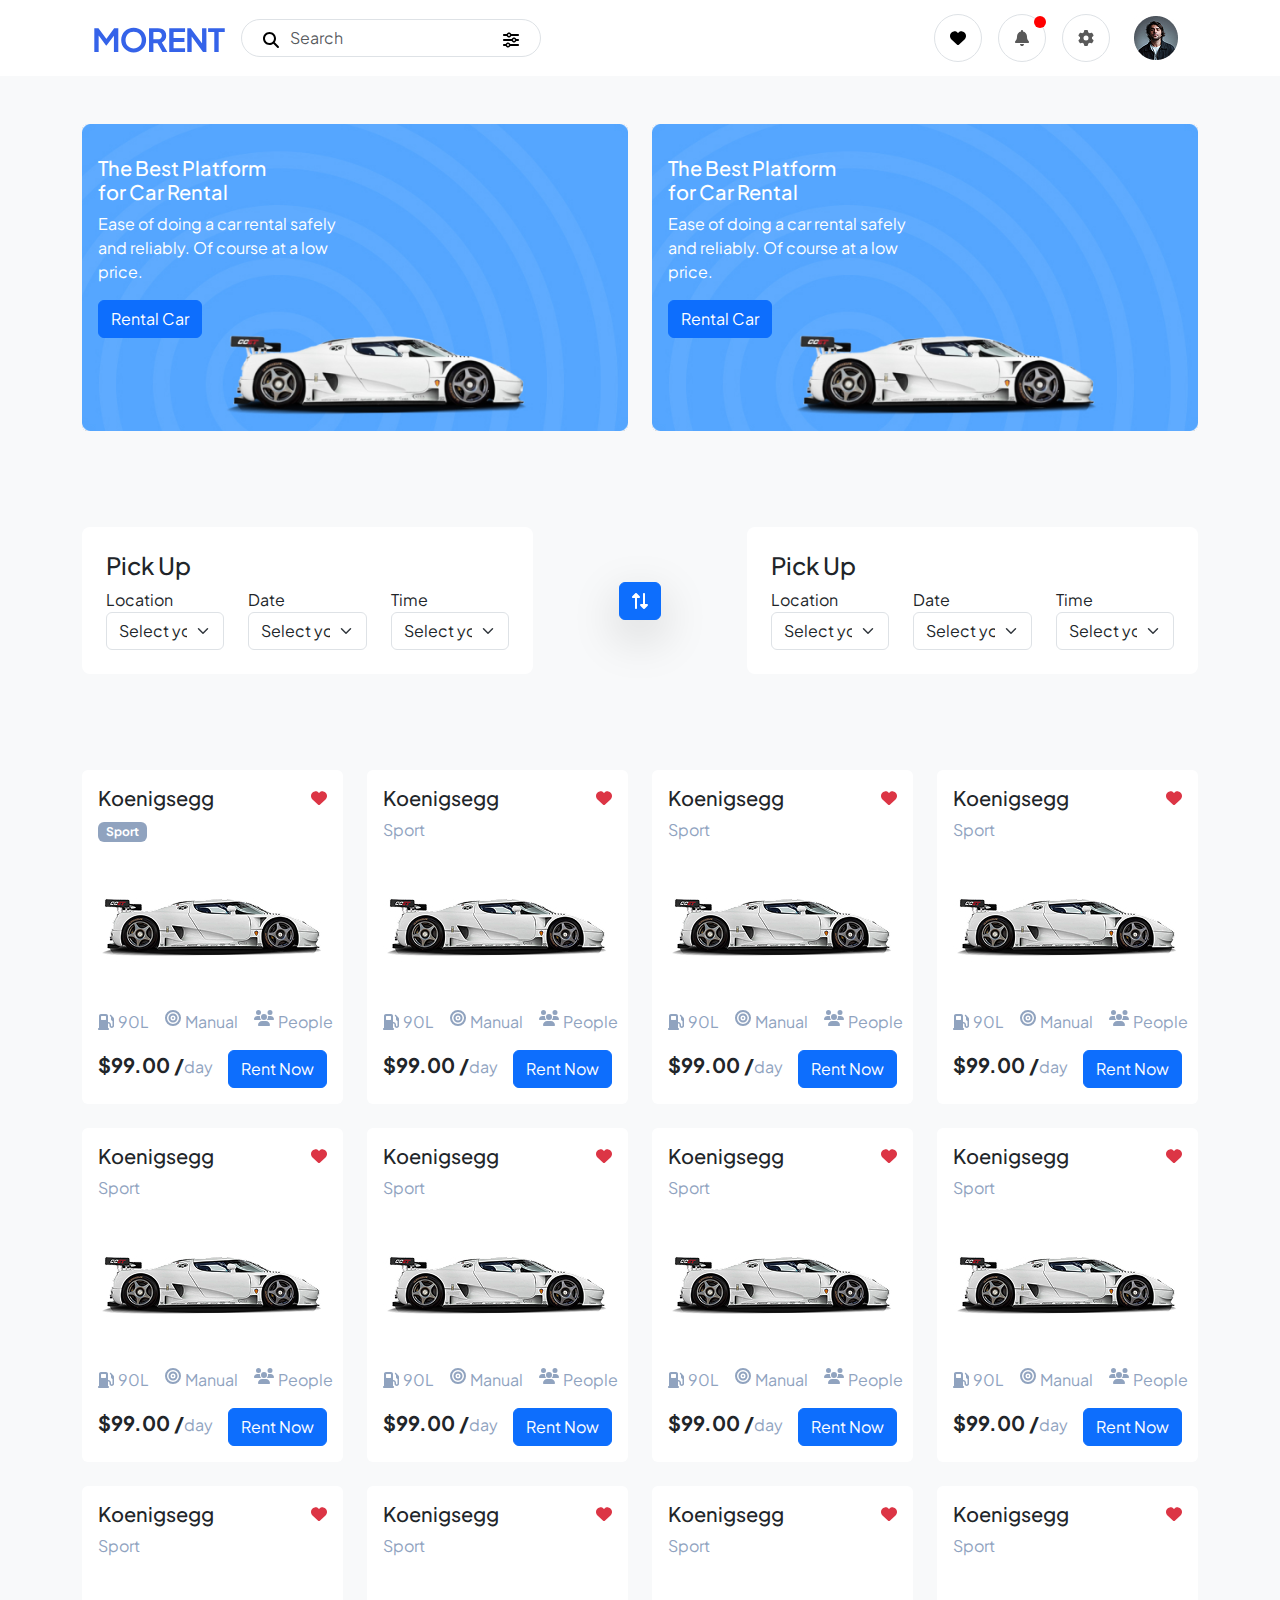
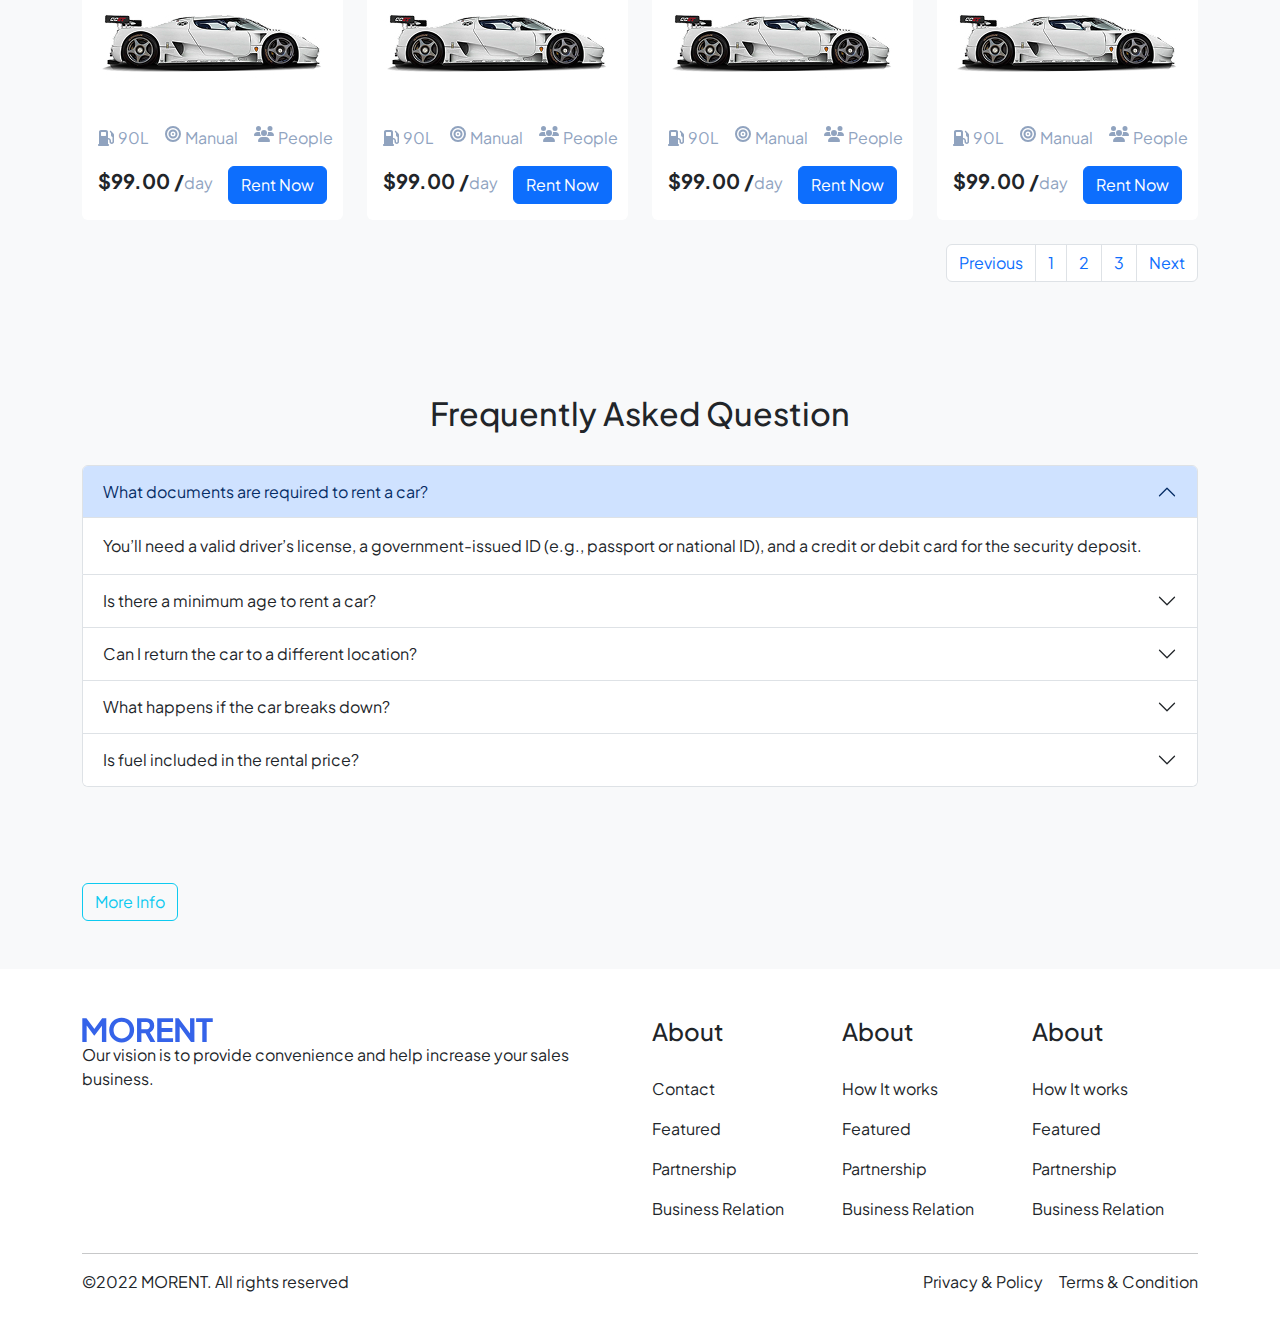
<file: index.html>
<!doctype html>
<html lang="en">
  <head>
    <meta charset="utf-8">
    <meta name="viewport" content="width=device-width, initial-scale=1">
    <title>Car Rent</title>
    <!-- Font - Google -Start -->
     <link rel="preconnect" href="https://fonts.googleapis.com">
    <link rel="preconnect" href="https://fonts.gstatic.com" crossorigin>
    <link href="https://fonts.googleapis.com/css2?family=Plus+Jakarta+Sans:ital,wght@0,200..800;1,200..800&display=swap" rel="stylesheet">
    <!-- Bootstrap -->
    <link href="css/bootstrap.min.css" rel="stylesheet">
    <!-- Theme Style -->
    <link rel="stylesheet" href="css/style.css">
  </head>
  <body class="bg-light">
    <!--- Main -->
    <main>
        <header class="bg-white">
            <div class="container">
                <!-- Navbar -->
                 <nav class="navbar navbar-expand-lg">
                    <div class="container-fluid">
                        <a class="navbar-brand" href="#">
                            <!-- Logo -->
                             
<svg width="131" height="26" viewBox="0 0 131 26" fill="none" xmlns="http://www.w3.org/2000/svg">
<path d="M0.304 25V1.16H4.464L13.392 13.288H11.408L20.144 1.16H24.304V25H19.92V6.12L21.616 6.536L12.56 18.6H12.048L3.216 6.536L4.656 6.12V25H0.304ZM39.6505 25.384C37.9012 25.384 36.2692 25.0747 34.7545 24.456C33.2398 23.8373 31.9172 22.9733 30.7865 21.864C29.6558 20.7547 28.7705 19.4533 28.1305 17.96C27.5118 16.4453 27.2025 14.8133 27.2025 13.064C27.2025 11.2933 27.5118 9.66133 28.1305 8.168C28.7492 6.67467 29.6238 5.37333 30.7545 4.264C31.8852 3.15467 33.2078 2.30133 34.7225 1.704C36.2372 1.08533 37.8798 0.775999 39.6505 0.775999C41.4212 0.775999 43.0638 1.08533 44.5785 1.704C46.0932 2.32266 47.4158 3.18667 48.5465 4.296C49.6772 5.384 50.5518 6.67467 51.1705 8.168C51.8105 9.66133 52.1305 11.2933 52.1305 13.064C52.1305 14.8133 51.8105 16.4453 51.1705 17.96C50.5305 19.4533 49.6452 20.7547 48.5145 21.864C47.3838 22.9733 46.0612 23.8373 44.5465 24.456C43.0532 25.0747 41.4212 25.384 39.6505 25.384ZM39.6505 21.416C40.8238 21.416 41.9012 21.2133 42.8825 20.808C43.8638 20.3813 44.7172 19.7947 45.4425 19.048C46.1892 18.3013 46.7545 17.416 47.1385 16.392C47.5438 15.368 47.7465 14.2587 47.7465 13.064C47.7465 11.8693 47.5438 10.7707 47.1385 9.768C46.7545 8.744 46.1892 7.85867 45.4425 7.112C44.7172 6.344 43.8638 5.75733 42.8825 5.352C41.9012 4.94667 40.8238 4.744 39.6505 4.744C38.4985 4.744 37.4318 4.94667 36.4505 5.352C35.4692 5.75733 34.6052 6.344 33.8585 7.112C33.1332 7.85867 32.5678 8.744 32.1625 9.768C31.7572 10.7707 31.5545 11.8693 31.5545 13.064C31.5545 14.2587 31.7572 15.368 32.1625 16.392C32.5678 17.416 33.1332 18.3013 33.8585 19.048C34.6052 19.7947 35.4692 20.3813 36.4505 20.808C37.4318 21.2133 38.4985 21.416 39.6505 21.416ZM55.0403 25V1.16H63.9043C65.5256 1.16 66.9549 1.45867 68.1923 2.056C69.4509 2.632 70.4323 3.48533 71.1363 4.616C71.8403 5.72533 72.1923 7.08 72.1923 8.68C72.1923 10.3227 71.7976 11.72 71.0083 12.872C70.2403 14.024 69.1949 14.8773 67.8723 15.432L73.3443 25H68.4163L62.5603 14.536L65.3763 16.2H59.3923V25H55.0403ZM59.3923 12.36H63.9683C64.7576 12.36 65.4403 12.2107 66.0163 11.912C66.5923 11.592 67.0403 11.1547 67.3603 10.6C67.6803 10.0453 67.8403 9.40533 67.8403 8.68C67.8403 7.93333 67.6803 7.29333 67.3603 6.76C67.0403 6.20533 66.5923 5.77867 66.0163 5.48C65.4403 5.16 64.7576 5 63.9683 5H59.3923V12.36ZM75.2365 25V1.16H91.0765V5H79.5885V11.112H90.4365V14.952H79.5885V21.16H91.0765V25H75.2365ZM93.3078 25V1.16H96.6998L109.82 18.824L108.06 19.176V1.16H112.412V25H108.988L96.0598 7.208L97.6598 6.856V25H93.3078ZM120.29 25V5H114.114V1.16H130.754V5H124.674V25H120.29Z" fill="#3563E9"/>
</svg>
                             <!-- /Logo -->
                        </a>
                        <button class="navbar-toggler" type="button" data-bs-toggle="collapse" data-bs-target="#navbarSupportedContent" aria-controls="navbarSupportedContent" aria-expanded="false" aria-label="Toggle navigation">
                        <span class="navbar-toggler-icon"></span>
                        </button>
                        <!-- Search Bar -->
                        <form class="d-flex position-relative search" role="search">
                            <button class="position-absolute btn-icon-search" type="submit">
                                <i class="fa-solid fa-magnifying-glass"></i>
                            </button>
                            <input class="form-control" type="search" placeholder="Search" aria-label="Search"/>
                            <button class="position-absolute btn-more-filters">
                                <i class="fa-solid fa-sliders"></i>
                            </button>
                        </form>
                        <!-- /Search Bar -->
                        <div class="collapse navbar-collapse" id="navbarSupportedContent">
                        <ul class="navbar-nav ms-auto mb-2 mb-lg-0">
                            <!-- Wistlist Start -->
                            <li class="nav-item">
                            <a class="nav-link border active" aria-current="page" href="#">
                                <i class="fa-solid fa-heart"></i>
                            </a>
                            </li>
                            <!-- Wishlist End -->
                            <!-- Notifications Start -->
                            <li class="nav-item li-notification">
                            <a class="nav-link border" href="#">
                                <i class="fa-solid fa-bell"></i>
                                <div class="dot">
                                    <i class="icon fa-solid fa-circle"></i>
                                </div>
                            </a>
                            </li>
                            <!-- Notification End -->
                             <!-- Setting Start -->
                            <li class="nav-item">
                            <a class="nav-link border" href="#">
                                <i class="fa-solid fa-gear"></i>
                            </a>
                            </li>
                            <!-- Setting End -->
                             <!-- User Image Start -->
                            <li class="nav-item">
          <a class="nav-link dropdown-toggle" href="#" role="button" data-bs-toggle="dropdown" aria-expanded="false">
                                <img src="images/user-image.jpg" alt="">
                                
                            </a>
                            <ul class="dropdown-menu ">
                                <li><a class="dropdown-item" href="#">Account</a></li>
                                <li><a class="dropdown-item" href="#">Payment</a></li>
                                <li><hr class="dropdown-divider"></li>
                                <li><a class="dropdown-item" href="#">Domain</a></li>
                            </ul>
                            </li>
                            <!-- User Image End -->
                        </ul>
                        </div>
                    </div>
                </nav>
                 <!-- /Navbar -->
            </div>
        </header>

        <!-- Intro Card Banner - Start -->
         <section class="section-intro-card-banner py-5">
            <div class="container">
                <div class="row">
                    <div class="col-lg-6">
                        <!-- Card - Car Rent - Intro Banner - Start -->
                        <div class="card border-0 text-bg-dark">
                            <img src="images/bg-ads-1.jpg" class="card-img" alt="bg-ads-1">
                            <div class="card-img-overlay">
                                <div class="col-lg-6 pt-3">
                                    <h5 class="card-title">The Best Platform<br> for Car Rental</h5>
                                    <p class="card-text">Ease of doing a car rental safely and reliably. Of course at a low price.</p>
                                    <a href="" class="btn btn-primary">Rental Car</a>

                                </div>
                            </div>
                        </div>
                        <!-- Card - Car Rent - Intro Banner - End -->
                    </div>
                    <div class="col-lg-6 d-none d-lg-flex">
                        <!-- Card - Car Rent - Intro Banner - Start -->
                        <div class="card border-0 text-bg-dark">
                            <img src="images/bg-ads-1.jpg" class="card-img" alt="bg-ads-1">
                            <div class="card-img-overlay">
                                <div class="col-lg-6 pt-3">
                                    <h5 class="card-title">The Best Platform<br> for Car Rental</h5>
                                    <p class="card-text">Ease of doing a car rental safely and reliably. Of course at a low price.</p>
                                    <a href="" class="btn btn-primary">Rental Car</a>

                                </div>
                            </div>
                        </div>
                        <!-- Card - Car Rent - Intro Banner - End -->
                    </div>
                </div>
            </div>
         </section>
        <!-- Intro Card Banner - End -->
        <!-- Pick up - Location - Date - Time -->
         <section class="section-pick-up-location-date-time py-5">
            <div class="container">
                <div class="row">
                    <div class="col-lg-5">
                        <div class="bg-white rounded-3 p-4">
                            <h4>Pick Up</h4>
                            <div class="row">
                                <div class="col-lg-4">
                                    <div>
                                        <label for="">Location</label>
                                        <div>
                                            <select name="" id="" class="form-select">
                                                <option value="">Select your city</option>
                                                <option value="">Lahore</option>
                                                <option value="">Islamabad</option>
                                                <option value="">Karachi</option>
                                                <option value="">Quetta</option>
                                            </select>
                                        </div>
                                    </div>
                                </div>
                                <div class="col-lg-4">
                                    <div>
                                        <label for="">Date</label>
                                        <div>
                                            <select name="" id="" class="form-select">
                                                <option value="">Select your date</option>
                                                <option value="">18, May, 2025</option>
                                                <option value="">19, May, 2025</option>
                                                <option value="">20, May, 2025</option>
                                                <option value="">21, May, 2025</option>
                                            </select>
                                        </div>
                                    </div>
                                </div>
                                <div class="col-lg-4">
                                    <div>
                                        <label for="">Time</label>
                                        <div>
                                            <select name="" id="" class="form-select">
                                                <option value="">Select your time</option>
                                                <option value="">8:00pm</option>
                                                <option value="">9:00pm</option>
                                                <option value="">8:00am</option>
                                                <option value="">9:00am</option>
                                            </select>
                                        </div>
                                    </div>
                                </div>
                            </div>
                        </div>
                    </div>
                    <div class="col-lg-2 d-flex justify-content-center align-items-center">
                        <button class="btn btn-primary shadow-lg">
                            <i class="fa-solid fa-right-left fa-rotate-90"></i>
                        </button>
                    </div>
                    <div class="col-lg-5">
                        <div class="bg-white rounded-3 p-4">
                            <h4>Pick Up</h4>
                            <div class="row">
                                <div class="col-lg-4">
                                    <div>
                                        <label for="">Location</label>
                                        <div>
                                            <select name="" id="" class="form-select">
                                                <option value="">Select your city</option>
                                                <option value="">Lahore</option>
                                                <option value="">Islamabad</option>
                                                <option value="">Karachi</option>
                                                <option value="">Quetta</option>
                                            </select>
                                        </div>
                                    </div>
                                </div>
                                <div class="col-lg-4">
                                    <div>
                                        <label for="">Date</label>
                                        <div>
                                            <select name="" id="" class="form-select">
                                                <option value="">Select your date</option>
                                                <option value="">18, May, 2025</option>
                                                <option value="">19, May, 2025</option>
                                                <option value="">20, May, 2025</option>
                                                <option value="">21, May, 2025</option>
                                            </select>
                                        </div>
                                    </div>
                                </div>
                                <div class="col-lg-4">
                                    <div>
                                        <label for="">Time</label>
                                        <div>
                                            <select name="" id="" class="form-select">
                                                <option value="">Select your time</option>
                                                <option value="">8:00pm</option>
                                                <option value="">9:00pm</option>
                                                <option value="">8:00am</option>
                                                <option value="">9:00am</option>
                                            </select>
                                        </div>
                                    </div>
                                </div>
                            </div>
                        </div>
                    </div>
                </div>
            </div>
         </section>
         <!-- /Pick up - Location - Date - Time -->
          <!-- Section - Products - Cards - Start -->
          <section class="section-products-cards py-5">
            <div class="container">
                <div class="row">
                    <div class="col-lg-3 mb-4">
                        <!-- Card Product -->
                         <div class="card card-product border-0">
                            <div class="card-body">
                                <div class="d-flex justify-content-between">
                                        <h5 class="card-title">Koenigsegg</h5>
                                        <a class="link-wishlist text-danger" href="wishlist.html"><i class="fa-solid fa-heart"></i></a>                                
                                </div>
                                <div class="fs-6 text-secondary">
                                    <span class="badge text-bg-secondary">Sport</span>
                                </div>
                                <img src="images/img-product.jpg" alt="img-product" class="img-card-product my-5">
                                <!-- Car - Details - Start -->
                                <div class="d-flex align-items-center gap-3 mb-3">
                                    <div class="d-flex align-items-center gap-1">
                                        <i class="fa-solid fa-gas-pump text-secondary"></i>
                                        <div class="fs-6 text-secondary">90L</div>
                                    </div>
                                    <div class="d-flex gap-1">
                                        <i class="fa-solid fa-bullseye text-secondary"></i>
                                        <div class="fs-6 text-secondary">Manual</div>
                                    </div>
                                    <div class="d-flex gap-1">
                                        <i class="fa-solid fa-users text-secondary"></i>
                                        <div class="fs-6 text-secondary">People</div>
                                    </div>
                                </div>
                                <!-- Car - Details - End -->
                                 <!-- Car - Price - Start -->
                                <div class="d-flex justify-content-between">
                                    <div class="price">
                                        <span class="fw-bold fs-5">$99.00 /</span><span class="fs-6 text-secondary">day</span>
                                    </div>
                                    <div>
                                        <button class="btn btn-primary">Rent Now</button>
                                    </div>
                                </div>
                                <!-- Car - Price - End -->
                                 <a href="#" class="stretched-link" data-bs-toggle="modal" data-bs-target="#carDetailsModal">
                                    <i class="fa-solid fa-eye text-white"></i>
                                 </a>
                            </div>
                         </div>
                         <!-- /Card Product -->
                    </div>
                    <div class="col-lg-3 mb-4">
                        <!-- Card Product -->
                         <div class="card card-product border-0">
                            <div class="card-body">

                                <div class="d-flex justify-content-between">
                                        <h5 class="card-title">Koenigsegg</h5>
                                        <a class="link-wishlist text-danger" href="wishlist.html"><i class="fa-solid fa-heart"></i></a>                                
                                </div>
                                <div class="fs-6 text-secondary">
                                    Sport
                                </div>
                                <img src="images/img-product.jpg" alt="img-product" class="img-card-product my-5">
                                <!-- Car - Details - Start -->
                                <div class="d-flex align-items-center gap-3 mb-3">
                                    <div class="d-flex align-items-center gap-1">
                                        <i class="fa-solid fa-gas-pump text-secondary"></i>
                                        <div class="fs-6 text-secondary">90L</div>
                                    </div>
                                    <div class="d-flex gap-1">
                                        <i class="fa-solid fa-bullseye text-secondary"></i>
                                        <div class="fs-6 text-secondary">Manual</div>
                                    </div>
                                    <div class="d-flex gap-1">
                                        <i class="fa-solid fa-users text-secondary"></i>
                                        <div class="fs-6 text-secondary">People</div>
                                    </div>
                                </div>
                                <!-- Car - Details - End -->
                                 <!-- Car - Price - Start -->
                                <div class="d-flex justify-content-between">
                                    <div class="price">
                                        <span class="fw-bold fs-5">$99.00 /</span><span class="fs-6 text-secondary">day</span>
                                    </div>
                                    <div>
                                        <button class="btn btn-primary">Rent Now</button>
                                    </div>
                                </div>
                                <!-- Car - Price - End -->
                            </div>
                         </div>
                         <!-- /Card Product -->
                    </div>
                    <div class="col-lg-3 mb-4">
                        <!-- Card Product -->
                         <div class="card card-product border-0">
                            <div class="card-body">

                                <div class="d-flex justify-content-between">
                                        <h5 class="card-title">Koenigsegg</h5>
                                        <a class="link-wishlist text-danger" href="wishlist.html"><i class="fa-solid fa-heart"></i></a>                                
                                </div>
                                <div class="fs-6 text-secondary">
                                    Sport
                                </div>
                                <img src="images/img-product.jpg" alt="img-product" class="img-card-product my-5">
                                <!-- Car - Details - Start -->
                                <div class="d-flex align-items-center gap-3 mb-3">
                                    <div class="d-flex align-items-center gap-1">
                                        <i class="fa-solid fa-gas-pump text-secondary"></i>
                                        <div class="fs-6 text-secondary">90L</div>
                                    </div>
                                    <div class="d-flex gap-1">
                                        <i class="fa-solid fa-bullseye text-secondary"></i>
                                        <div class="fs-6 text-secondary">Manual</div>
                                    </div>
                                    <div class="d-flex gap-1">
                                        <i class="fa-solid fa-users text-secondary"></i>
                                        <div class="fs-6 text-secondary">People</div>
                                    </div>
                                </div>
                                <!-- Car - Details - End -->
                                 <!-- Car - Price - Start -->
                                <div class="d-flex justify-content-between">
                                    <div class="price">
                                        <span class="fw-bold fs-5">$99.00 /</span><span class="fs-6 text-secondary">day</span>
                                    </div>
                                    <div>
                                        <button class="btn btn-primary">Rent Now</button>
                                    </div>
                                </div>
                                <!-- Car - Price - End -->
                            </div>
                         </div>
                         <!-- /Card Product -->
                    </div>
                    <div class="col-lg-3 mb-4">
                        <!-- Card Product -->
                         <div class="card card-product border-0">
                            <div class="card-body">

                                <div class="d-flex justify-content-between">
                                        <h5 class="card-title">Koenigsegg</h5>
                                        <a class="link-wishlist text-danger" href="wishlist.html"><i class="fa-solid fa-heart"></i></a>                                
                                </div>
                                <div class="fs-6 text-secondary">
                                    Sport
                                </div>
                                <img src="images/img-product.jpg" alt="img-product" class="img-card-product my-5">
                                <!-- Car - Details - Start -->
                                <div class="d-flex align-items-center gap-3 mb-3">
                                    <div class="d-flex align-items-center gap-1">
                                        <i class="fa-solid fa-gas-pump text-secondary"></i>
                                        <div class="fs-6 text-secondary">90L</div>
                                    </div>
                                    <div class="d-flex gap-1">
                                        <i class="fa-solid fa-bullseye text-secondary"></i>
                                        <div class="fs-6 text-secondary">Manual</div>
                                    </div>
                                    <div class="d-flex gap-1">
                                        <i class="fa-solid fa-users text-secondary"></i>
                                        <div class="fs-6 text-secondary">People</div>
                                    </div>
                                </div>
                                <!-- Car - Details - End -->
                                 <!-- Car - Price - Start -->
                                <div class="d-flex justify-content-between">
                                    <div class="price">
                                        <span class="fw-bold fs-5">$99.00 /</span><span class="fs-6 text-secondary">day</span>
                                    </div>
                                    <div>
                                        <button class="btn btn-primary">Rent Now</button>
                                    </div>
                                </div>
                                <!-- Car - Price - End -->
                            </div>
                         </div>
                         <!-- /Card Product -->
                    </div>
                    <div class="col-lg-3 mb-4">
                        <!-- Card Product -->
                         <div class="card card-product border-0">
                            <div class="card-body">

                                <div class="d-flex justify-content-between">
                                        <h5 class="card-title">Koenigsegg</h5>
                                        <a class="link-wishlist text-danger" href="wishlist.html"><i class="fa-solid fa-heart"></i></a>                                
                                </div>
                                <div class="fs-6 text-secondary">
                                    Sport
                                </div>
                                <img src="images/img-product.jpg" alt="img-product" class="img-card-product my-5">
                                <!-- Car - Details - Start -->
                                <div class="d-flex align-items-center gap-3 mb-3">
                                    <div class="d-flex align-items-center gap-1">
                                        <i class="fa-solid fa-gas-pump text-secondary"></i>
                                        <div class="fs-6 text-secondary">90L</div>
                                    </div>
                                    <div class="d-flex gap-1">
                                        <i class="fa-solid fa-bullseye text-secondary"></i>
                                        <div class="fs-6 text-secondary">Manual</div>
                                    </div>
                                    <div class="d-flex gap-1">
                                        <i class="fa-solid fa-users text-secondary"></i>
                                        <div class="fs-6 text-secondary">People</div>
                                    </div>
                                </div>
                                <!-- Car - Details - End -->
                                 <!-- Car - Price - Start -->
                                <div class="d-flex justify-content-between">
                                    <div class="price">
                                        <span class="fw-bold fs-5">$99.00 /</span><span class="fs-6 text-secondary">day</span>
                                    </div>
                                    <div>
                                        <button class="btn btn-primary">Rent Now</button>
                                    </div>
                                </div>
                                <!-- Car - Price - End -->
                            </div>
                         </div>
                         <!-- /Card Product -->
                    </div>
                    <div class="col-lg-3 mb-4">
                        <!-- Card Product -->
                         <div class="card card-product border-0">
                            <div class="card-body">

                                <div class="d-flex justify-content-between">
                                        <h5 class="card-title">Koenigsegg</h5>
                                        <a class="link-wishlist text-danger" href="wishlist.html"><i class="fa-solid fa-heart"></i></a>                                
                                </div>
                                <div class="fs-6 text-secondary">
                                    Sport
                                </div>
                                <img src="images/img-product.jpg" alt="img-product" class="img-card-product my-5">
                                <!-- Car - Details - Start -->
                                <div class="d-flex align-items-center gap-3 mb-3">
                                    <div class="d-flex align-items-center gap-1">
                                        <i class="fa-solid fa-gas-pump text-secondary"></i>
                                        <div class="fs-6 text-secondary">90L</div>
                                    </div>
                                    <div class="d-flex gap-1">
                                        <i class="fa-solid fa-bullseye text-secondary"></i>
                                        <div class="fs-6 text-secondary">Manual</div>
                                    </div>
                                    <div class="d-flex gap-1">
                                        <i class="fa-solid fa-users text-secondary"></i>
                                        <div class="fs-6 text-secondary">People</div>
                                    </div>
                                </div>
                                <!-- Car - Details - End -->
                                 <!-- Car - Price - Start -->
                                <div class="d-flex justify-content-between">
                                    <div class="price">
                                        <span class="fw-bold fs-5">$99.00 /</span><span class="fs-6 text-secondary">day</span>
                                    </div>
                                    <div>
                                        <button class="btn btn-primary">Rent Now</button>
                                    </div>
                                </div>
                                <!-- Car - Price - End -->
                            </div>
                         </div>
                         <!-- /Card Product -->
                    </div>
                    <div class="col-lg-3 mb-4">
                        <!-- Card Product -->
                         <div class="card card-product border-0">
                            <div class="card-body">

                                <div class="d-flex justify-content-between">
                                        <h5 class="card-title">Koenigsegg</h5>
                                        <a class="link-wishlist text-danger" href="wishlist.html"><i class="fa-solid fa-heart"></i></a>                                
                                </div>
                                <div class="fs-6 text-secondary">
                                    Sport
                                </div>
                                <img src="images/img-product.jpg" alt="img-product" class="img-card-product my-5">
                                <!-- Car - Details - Start -->
                                <div class="d-flex align-items-center gap-3 mb-3">
                                    <div class="d-flex align-items-center gap-1">
                                        <i class="fa-solid fa-gas-pump text-secondary"></i>
                                        <div class="fs-6 text-secondary">90L</div>
                                    </div>
                                    <div class="d-flex gap-1">
                                        <i class="fa-solid fa-bullseye text-secondary"></i>
                                        <div class="fs-6 text-secondary">Manual</div>
                                    </div>
                                    <div class="d-flex gap-1">
                                        <i class="fa-solid fa-users text-secondary"></i>
                                        <div class="fs-6 text-secondary">People</div>
                                    </div>
                                </div>
                                <!-- Car - Details - End -->
                                 <!-- Car - Price - Start -->
                                <div class="d-flex justify-content-between">
                                    <div class="price">
                                        <span class="fw-bold fs-5">$99.00 /</span><span class="fs-6 text-secondary">day</span>
                                    </div>
                                    <div>
                                        <button class="btn btn-primary">Rent Now</button>
                                    </div>
                                </div>
                                <!-- Car - Price - End -->
                            </div>
                         </div>
                         <!-- /Card Product -->
                    </div>
                    <div class="col-lg-3 mb-4">
                        <!-- Card Product -->
                         <div class="card card-product border-0">
                            <div class="card-body">

                                <div class="d-flex justify-content-between">
                                        <h5 class="card-title">Koenigsegg</h5>
                                        <a class="link-wishlist text-danger" href="wishlist.html"><i class="fa-solid fa-heart"></i></a>                                
                                </div>
                                <div class="fs-6 text-secondary">
                                    Sport
                                </div>
                                <img src="images/img-product.jpg" alt="img-product" class="img-card-product my-5">
                                <!-- Car - Details - Start -->
                                <div class="d-flex align-items-center gap-3 mb-3">
                                    <div class="d-flex align-items-center gap-1">
                                        <i class="fa-solid fa-gas-pump text-secondary"></i>
                                        <div class="fs-6 text-secondary">90L</div>
                                    </div>
                                    <div class="d-flex gap-1">
                                        <i class="fa-solid fa-bullseye text-secondary"></i>
                                        <div class="fs-6 text-secondary">Manual</div>
                                    </div>
                                    <div class="d-flex gap-1">
                                        <i class="fa-solid fa-users text-secondary"></i>
                                        <div class="fs-6 text-secondary">People</div>
                                    </div>
                                </div>
                                <!-- Car - Details - End -->
                                 <!-- Car - Price - Start -->
                                <div class="d-flex justify-content-between">
                                    <div class="price">
                                        <span class="fw-bold fs-5">$99.00 /</span><span class="fs-6 text-secondary">day</span>
                                    </div>
                                    <div>
                                        <button class="btn btn-primary">Rent Now</button>
                                    </div>
                                </div>
                                <!-- Car - Price - End -->
                            </div>
                         </div>
                         <!-- /Card Product -->
                    </div>
                    <div class="col-lg-3 mb-4">
                        <!-- Card Product -->
                         <div class="card card-product border-0">
                            <div class="card-body">

                                <div class="d-flex justify-content-between">
                                        <h5 class="card-title">Koenigsegg</h5>
                                        <a class="link-wishlist text-danger" href="wishlist.html"><i class="fa-solid fa-heart"></i></a>                                
                                </div>
                                <div class="fs-6 text-secondary">
                                    Sport
                                </div>
                                <img src="images/img-product.jpg" alt="img-product" class="img-card-product my-5">
                                <!-- Car - Details - Start -->
                                <div class="d-flex align-items-center gap-3 mb-3">
                                    <div class="d-flex align-items-center gap-1">
                                        <i class="fa-solid fa-gas-pump text-secondary"></i>
                                        <div class="fs-6 text-secondary">90L</div>
                                    </div>
                                    <div class="d-flex gap-1">
                                        <i class="fa-solid fa-bullseye text-secondary"></i>
                                        <div class="fs-6 text-secondary">Manual</div>
                                    </div>
                                    <div class="d-flex gap-1">
                                        <i class="fa-solid fa-users text-secondary"></i>
                                        <div class="fs-6 text-secondary">People</div>
                                    </div>
                                </div>
                                <!-- Car - Details - End -->
                                 <!-- Car - Price - Start -->
                                <div class="d-flex justify-content-between">
                                    <div class="price">
                                        <span class="fw-bold fs-5">$99.00 /</span><span class="fs-6 text-secondary">day</span>
                                    </div>
                                    <div>
                                        <button class="btn btn-primary">Rent Now</button>
                                    </div>
                                </div>
                                <!-- Car - Price - End -->
                            </div>
                         </div>
                         <!-- /Card Product -->
                    </div>
                    <div class="col-lg-3 mb-4">
                        <!-- Card Product -->
                         <div class="card card-product border-0">
                            <div class="card-body">

                                <div class="d-flex justify-content-between">
                                        <h5 class="card-title">Koenigsegg</h5>
                                        <a class="link-wishlist text-danger" href="wishlist.html"><i class="fa-solid fa-heart"></i></a>                                
                                </div>
                                <div class="fs-6 text-secondary">
                                    Sport
                                </div>
                                <img src="images/img-product.jpg" alt="img-product" class="img-card-product my-5">
                                <!-- Car - Details - Start -->
                                <div class="d-flex align-items-center gap-3 mb-3">
                                    <div class="d-flex align-items-center gap-1">
                                        <i class="fa-solid fa-gas-pump text-secondary"></i>
                                        <div class="fs-6 text-secondary">90L</div>
                                    </div>
                                    <div class="d-flex gap-1">
                                        <i class="fa-solid fa-bullseye text-secondary"></i>
                                        <div class="fs-6 text-secondary">Manual</div>
                                    </div>
                                    <div class="d-flex gap-1">
                                        <i class="fa-solid fa-users text-secondary"></i>
                                        <div class="fs-6 text-secondary">People</div>
                                    </div>
                                </div>
                                <!-- Car - Details - End -->
                                 <!-- Car - Price - Start -->
                                <div class="d-flex justify-content-between">
                                    <div class="price">
                                        <span class="fw-bold fs-5">$99.00 /</span><span class="fs-6 text-secondary">day</span>
                                    </div>
                                    <div>
                                        <button class="btn btn-primary">Rent Now</button>
                                    </div>
                                </div>
                                <!-- Car - Price - End -->
                            </div>
                         </div>
                         <!-- /Card Product -->
                    </div>
                    <div class="col-lg-3 mb-4">
                        <!-- Card Product -->
                         <div class="card card-product border-0">
                            <div class="card-body">

                                <div class="d-flex justify-content-between">
                                        <h5 class="card-title">Koenigsegg</h5>
                                        <a class="link-wishlist text-danger" href="wishlist.html"><i class="fa-solid fa-heart"></i></a>                                
                                </div>
                                <div class="fs-6 text-secondary">
                                    Sport
                                </div>
                                <img src="images/img-product.jpg" alt="img-product" class="img-card-product my-5">
                                <!-- Car - Details - Start -->
                                <div class="d-flex align-items-center gap-3 mb-3">
                                    <div class="d-flex align-items-center gap-1">
                                        <i class="fa-solid fa-gas-pump text-secondary"></i>
                                        <div class="fs-6 text-secondary">90L</div>
                                    </div>
                                    <div class="d-flex gap-1">
                                        <i class="fa-solid fa-bullseye text-secondary"></i>
                                        <div class="fs-6 text-secondary">Manual</div>
                                    </div>
                                    <div class="d-flex gap-1">
                                        <i class="fa-solid fa-users text-secondary"></i>
                                        <div class="fs-6 text-secondary">People</div>
                                    </div>
                                </div>
                                <!-- Car - Details - End -->
                                 <!-- Car - Price - Start -->
                                <div class="d-flex justify-content-between">
                                    <div class="price">
                                        <span class="fw-bold fs-5">$99.00 /</span><span class="fs-6 text-secondary">day</span>
                                    </div>
                                    <div>
                                        <button class="btn btn-primary">Rent Now</button>
                                    </div>
                                </div>
                                <!-- Car - Price - End -->
                            </div>
                         </div>
                         <!-- /Card Product -->
                    </div>
                    <div class="col-lg-3 mb-4">
                        <!-- Card Product -->
                         <div class="card card-product border-0">
                            <div class="card-body">

                                <div class="d-flex justify-content-between">
                                        <h5 class="card-title">Koenigsegg</h5>
                                        <a class="link-wishlist text-danger" href="wishlist.html"><i class="fa-solid fa-heart"></i></a>                                
                                </div>
                                <div class="fs-6 text-secondary">
                                    Sport
                                </div>
                                <img src="images/img-product.jpg" alt="img-product" class="img-card-product my-5">
                                <!-- Car - Details - Start -->
                                <div class="d-flex align-items-center gap-3 mb-3">
                                    <div class="d-flex align-items-center gap-1">
                                        <i class="fa-solid fa-gas-pump text-secondary"></i>
                                        <div class="fs-6 text-secondary">90L</div>
                                    </div>
                                    <div class="d-flex gap-1">
                                        <i class="fa-solid fa-bullseye text-secondary"></i>
                                        <div class="fs-6 text-secondary">Manual</div>
                                    </div>
                                    <div class="d-flex gap-1">
                                        <i class="fa-solid fa-users text-secondary"></i>
                                        <div class="fs-6 text-secondary">People</div>
                                    </div>
                                </div>
                                <!-- Car - Details - End -->
                                 <!-- Car - Price - Start -->
                                <div class="d-flex justify-content-between">
                                    <div class="price">
                                        <span class="fw-bold fs-5">$99.00 /</span><span class="fs-6 text-secondary">day</span>
                                    </div>
                                    <div>
                                        <button class="btn btn-primary">Rent Now</button>
                                    </div>
                                </div>
                                <!-- Car - Price - End -->
                            </div>
                         </div>
                         <!-- /Card Product -->
                    </div>
                </div>
                <div class="row">
                    <!-- <div class="col-lg-12 d-flex justify-content-center">
                        <button class="btn btn-primary">
                            Show more car
                        </button>
                    </div> -->
                    <div class="col-lg-12 d-flex justify-content-end">
                        <nav aria-label="Page navigation example">
                            <ul class="pagination">
                                <li class="page-item"><a class="page-link" href="#">Previous</a></li>
                                <li class="page-item"><a class="page-link" href="#">1</a></li>
                                <li class="page-item"><a class="page-link" href="#">2</a></li>
                                <li class="page-item"><a class="page-link" href="#">3</a></li>
                                <li class="page-item"><a class="page-link" href="#">Next</a></li>
                            </ul>
                            </nav>
                    </div>
                </div>
            </div>
          </section>
          <!-- Section - Products - Cards - End -->
        <!-- Section - FAQ -->
        <section class="faq py-5">
            <div class="container">
                <h2 class="text-center">Frequently Asked Question</h2>
                <div class="accordion" id="faqAccordion">

                    <!-- FAQ Item 1 -->
                    <div class="accordion-item">
                    <h2 class="accordion-header" id="faqHeading1">
                        <button class="accordion-button" type="button" data-bs-toggle="collapse" data-bs-target="#faqCollapse1" aria-expanded="true" aria-controls="faqCollapse1">
                        What documents are required to rent a car?
                        </button>
                    </h2>
                    <div id="faqCollapse1" class="accordion-collapse collapse show" aria-labelledby="faqHeading1" data-bs-parent="#faqAccordion">
                        <div class="accordion-body">
                        You’ll need a valid driver’s license, a government-issued ID (e.g., passport or national ID), and a credit or debit card for the security deposit.
                        </div>
                    </div>
                    </div>

                    <!-- FAQ Item 2 -->
                    <div class="accordion-item">
                    <h2 class="accordion-header" id="faqHeading2">
                        <button class="accordion-button collapsed" type="button" data-bs-toggle="collapse" data-bs-target="#faqCollapse2" aria-expanded="false" aria-controls="faqCollapse2">
                        Is there a minimum age to rent a car?
                        </button>
                    </h2>
                    <div id="faqCollapse2" class="accordion-collapse collapse" aria-labelledby="faqHeading2" data-bs-parent="#faqAccordion">
                        <div class="accordion-body">
                        Yes, the minimum age is usually 21 years. However, it may vary depending on the vehicle category and local laws.
                        </div>
                    </div>
                    </div>

                    <!-- FAQ Item 3 -->
                    <div class="accordion-item">
                    <h2 class="accordion-header" id="faqHeading3">
                        <button class="accordion-button collapsed" type="button" data-bs-toggle="collapse" data-bs-target="#faqCollapse3" aria-expanded="false" aria-controls="faqCollapse3">
                        Can I return the car to a different location?
                        </button>
                    </h2>
                    <div id="faqCollapse3" class="accordion-collapse collapse" aria-labelledby="faqHeading3" data-bs-parent="#faqAccordion">
                        <div class="accordion-body">
                        Yes, one-way rentals are available, but they may incur an additional fee depending on the distance and drop-off location.
                        </div>
                    </div>
                    </div>

                    <!-- FAQ Item 4 -->
                    <div class="accordion-item">
                    <h2 class="accordion-header" id="faqHeading4">
                        <button class="accordion-button collapsed" type="button" data-bs-toggle="collapse" data-bs-target="#faqCollapse4" aria-expanded="false" aria-controls="faqCollapse4">
                        What happens if the car breaks down?
                        </button>
                    </h2>
                    <div id="faqCollapse4" class="accordion-collapse collapse" aria-labelledby="faqHeading4" data-bs-parent="#faqAccordion">
                        <div class="accordion-body">
                        We provide 24/7 roadside assistance. If your car breaks down, contact us immediately and we’ll arrange help or a replacement vehicle.
                        </div>
                    </div>
                    </div>

                    <!-- FAQ Item 5 -->
                    <div class="accordion-item">
                    <h2 class="accordion-header" id="faqHeading5">
                        <button class="accordion-button collapsed" type="button" data-bs-toggle="collapse" data-bs-target="#faqCollapse5" aria-expanded="false" aria-controls="faqCollapse5">
                        Is fuel included in the rental price?
                        </button>
                    </h2>
                    <div id="faqCollapse5" class="accordion-collapse collapse" aria-labelledby="faqHeading5" data-bs-parent="#faqAccordion">
                        <div class="accordion-body">
                        No, fuel is not included. The vehicle is provided with a full tank and should be returned with a full tank to avoid refueling charges.
                        </div>
                    </div>
                    </div>

                </div>
            </div>
        </section>
        <!-- /Section - FAQ -->
        <!-- Section - To Display Popover BS Componenet -->
         <section class="py-5">
            <div class="container">
               <button type="button" class="btn btn-outline-info" 
        data-bs-toggle="popover" 
        data-bs-trigger="focus" 
        title="Koenigsegg - Info"
        data-bs-content="Sport car with 90L fuel capacity, manual transmission, and seats 2 people. Rent it now for just $99/day.">
  More Info
</button>
            </div>
         </section>
        <!-- /Section - To Display Popover BS Componenet -->
           <!-- Footer -->
           <footer class="bg-white py-5">
            <div class="container">
                <div class="row">
                    <div class="col-lg-6">
                        <a class="navbar-brand" href="#">
                            <!-- Logo -->
                             
<svg width="131" height="26" viewBox="0 0 131 26" fill="none" xmlns="http://www.w3.org/2000/svg">
<path d="M0.304 25V1.16H4.464L13.392 13.288H11.408L20.144 1.16H24.304V25H19.92V6.12L21.616 6.536L12.56 18.6H12.048L3.216 6.536L4.656 6.12V25H0.304ZM39.6505 25.384C37.9012 25.384 36.2692 25.0747 34.7545 24.456C33.2398 23.8373 31.9172 22.9733 30.7865 21.864C29.6558 20.7547 28.7705 19.4533 28.1305 17.96C27.5118 16.4453 27.2025 14.8133 27.2025 13.064C27.2025 11.2933 27.5118 9.66133 28.1305 8.168C28.7492 6.67467 29.6238 5.37333 30.7545 4.264C31.8852 3.15467 33.2078 2.30133 34.7225 1.704C36.2372 1.08533 37.8798 0.775999 39.6505 0.775999C41.4212 0.775999 43.0638 1.08533 44.5785 1.704C46.0932 2.32266 47.4158 3.18667 48.5465 4.296C49.6772 5.384 50.5518 6.67467 51.1705 8.168C51.8105 9.66133 52.1305 11.2933 52.1305 13.064C52.1305 14.8133 51.8105 16.4453 51.1705 17.96C50.5305 19.4533 49.6452 20.7547 48.5145 21.864C47.3838 22.9733 46.0612 23.8373 44.5465 24.456C43.0532 25.0747 41.4212 25.384 39.6505 25.384ZM39.6505 21.416C40.8238 21.416 41.9012 21.2133 42.8825 20.808C43.8638 20.3813 44.7172 19.7947 45.4425 19.048C46.1892 18.3013 46.7545 17.416 47.1385 16.392C47.5438 15.368 47.7465 14.2587 47.7465 13.064C47.7465 11.8693 47.5438 10.7707 47.1385 9.768C46.7545 8.744 46.1892 7.85867 45.4425 7.112C44.7172 6.344 43.8638 5.75733 42.8825 5.352C41.9012 4.94667 40.8238 4.744 39.6505 4.744C38.4985 4.744 37.4318 4.94667 36.4505 5.352C35.4692 5.75733 34.6052 6.344 33.8585 7.112C33.1332 7.85867 32.5678 8.744 32.1625 9.768C31.7572 10.7707 31.5545 11.8693 31.5545 13.064C31.5545 14.2587 31.7572 15.368 32.1625 16.392C32.5678 17.416 33.1332 18.3013 33.8585 19.048C34.6052 19.7947 35.4692 20.3813 36.4505 20.808C37.4318 21.2133 38.4985 21.416 39.6505 21.416ZM55.0403 25V1.16H63.9043C65.5256 1.16 66.9549 1.45867 68.1923 2.056C69.4509 2.632 70.4323 3.48533 71.1363 4.616C71.8403 5.72533 72.1923 7.08 72.1923 8.68C72.1923 10.3227 71.7976 11.72 71.0083 12.872C70.2403 14.024 69.1949 14.8773 67.8723 15.432L73.3443 25H68.4163L62.5603 14.536L65.3763 16.2H59.3923V25H55.0403ZM59.3923 12.36H63.9683C64.7576 12.36 65.4403 12.2107 66.0163 11.912C66.5923 11.592 67.0403 11.1547 67.3603 10.6C67.6803 10.0453 67.8403 9.40533 67.8403 8.68C67.8403 7.93333 67.6803 7.29333 67.3603 6.76C67.0403 6.20533 66.5923 5.77867 66.0163 5.48C65.4403 5.16 64.7576 5 63.9683 5H59.3923V12.36ZM75.2365 25V1.16H91.0765V5H79.5885V11.112H90.4365V14.952H79.5885V21.16H91.0765V25H75.2365ZM93.3078 25V1.16H96.6998L109.82 18.824L108.06 19.176V1.16H112.412V25H108.988L96.0598 7.208L97.6598 6.856V25H93.3078ZM120.29 25V5H114.114V1.16H130.754V5H124.674V25H120.29Z" fill="#3563E9"/>
</svg>
                             <!-- /Logo -->
                        </a>
                        <div>
                            <p>Our vision is to provide convenience and help increase your sales business.</p>
                        </div>
                    </div>
                    <div class="col-lg-2">
                        <h2 class="fs-4">About</h2>
                        <ul class="list-unstyled d-flex flex-column gap-3">
                            <li><a href="contact.html" class="text-dark text-decoration-none">Contact</a></li>
                            <li><a href="" class="text-dark text-decoration-none">Featured</a></li>
                            <li><a href="" class="text-dark text-decoration-none">Partnership</a></li>
                            <li><a href="" class="text-dark text-decoration-none">Business Relation</a></li>
                        </ul>
                    </div>
                    <div class="col-lg-2">
                        <h2 class="fs-4">About</h2>
                        <ul class="list-unstyled d-flex flex-column gap-3">
                            <li><a href="" class="text-dark text-decoration-none">How It works</a></li>
                            <li><a href="" class="text-dark text-decoration-none">Featured</a></li>
                            <li><a href="" class="text-dark text-decoration-none">Partnership</a></li>
                            <li><a href="" class="text-dark text-decoration-none">Business Relation</a></li>
                        </ul>
                    </div>
                    <div class="col-lg-2">
                        <h2 class="fs-4">About</h2>
                        <ul class="list-unstyled d-flex flex-column gap-3">
                            <li><a href="" class="text-dark text-decoration-none">How It works</a></li>
                            <li><a href="" class="text-dark text-decoration-none">Featured</a></li>
                            <li><a href="" class="text-dark text-decoration-none">Partnership</a></li>
                            <li><a href="" class="text-dark text-decoration-none">Business Relation</a></li>
                        </ul>
                    </div>
                </div>
                <div class="row">
                    <div class="col-lg-12">
                        <hr>
                    </div>
                </div>
                <div class="row">
                    <div class="col-lg-6">
                        &copy;2022 MORENT. All rights reserved
                    </div>
                    <div class="col-lg-6 d-flex justify-content-end">
                        <div class="d-flex align-self-end gap-3">
                            <a href="" class="text-dark text-decoration-none">Privacy & Policy</a>
                            <a href="" class="text-dark text-decoration-none">Terms & Condition</a>
                        </div>
                    </div>
                </div>
            </div>
           </footer>
           <!-- /Footer -->
    </main>
    <!-- /Main -->
     <!-- Off Canvas Start -->
        <!-- <div class="offcanvas offcanvas-start" tabindex="-1" id="offcanvasExample" aria-labelledby="offcanvasExampleLabel">
    <div class="offcanvas-header">
        <h5 class="offcanvas-title" id="offcanvasExampleLabel">Offcanvas</h5>
        <button type="button" class="btn-close" data-bs-dismiss="offcanvas" aria-label="Close"></button>
    </div>
    <div class="offcanvas-body">
        <div>
        Some text as placeholder. In real life you can have the elements you have chosen. Like, text, images, lists, etc.
        </div>
        <div class="dropdown mt-3">
        <button class="btn btn-secondary dropdown-toggle" type="button" data-bs-toggle="dropdown">
            Dropdown button
        </button>
        <ul class="dropdown-menu">
            <li><a class="dropdown-item" href="#">Action</a></li>
            <li><a class="dropdown-item" href="#">Another action</a></li>
            <li><a class="dropdown-item" href="#">Something else here</a></li>
        </ul>
        </div>
    </div>
    </div> -->
      <!-- Off Canvas End -->
       <!-- Car Details Modal -->
        <div class="modal fade" id="carDetailsModal" tabindex="-1" aria-labelledby="carDetailsModalLabel" aria-hidden="true">
        <div class="modal-dialog modal-lg modal-dialog-centered">
            <div class="modal-content">
            
            <div class="modal-header">
                <h5 class="modal-title" id="carDetailsModalLabel">Koenigsegg - Full Details</h5>
                <button type="button" class="btn-close" data-bs-dismiss="modal" aria-label="Close"></button>
            </div>

            <div class="modal-body">
                <div class="row">
                <div class="col-md-6">
                    <img src="images/img-product.jpg" class="img-fluid rounded" alt="Koenigsegg">
                </div>
                <div class="col-md-6">
                    <h4 class="mb-3">Koenigsegg</h4>
                    <p><strong>Type:</strong> <span class="badge text-bg-secondary">Sport</span></p>
                    <p><strong>Fuel Capacity:</strong> 90L</p>
                    <p><strong>Transmission:</strong> Manual</p>
                    <p><strong>Seats:</strong> 2 People</p>
                    <p class="fw-bold fs-5">$99.00 <span class="fs-6 text-secondary">/ day</span></p>
                    <button class="btn btn-primary">Rent This Car</button>
                </div>
                </div>
            </div>

            </div>
        </div>
        </div>
        <!-- /Car Details Modal -->
    <script src="js/bootstrap.bundle.min.js"></script>
    <!-- FontAwesome JS -->
    <script src="js/all.min.js"></script>
    <!-- App.js -->
     <script src="js/app.js"></script>
  </body>
</html>
</file>
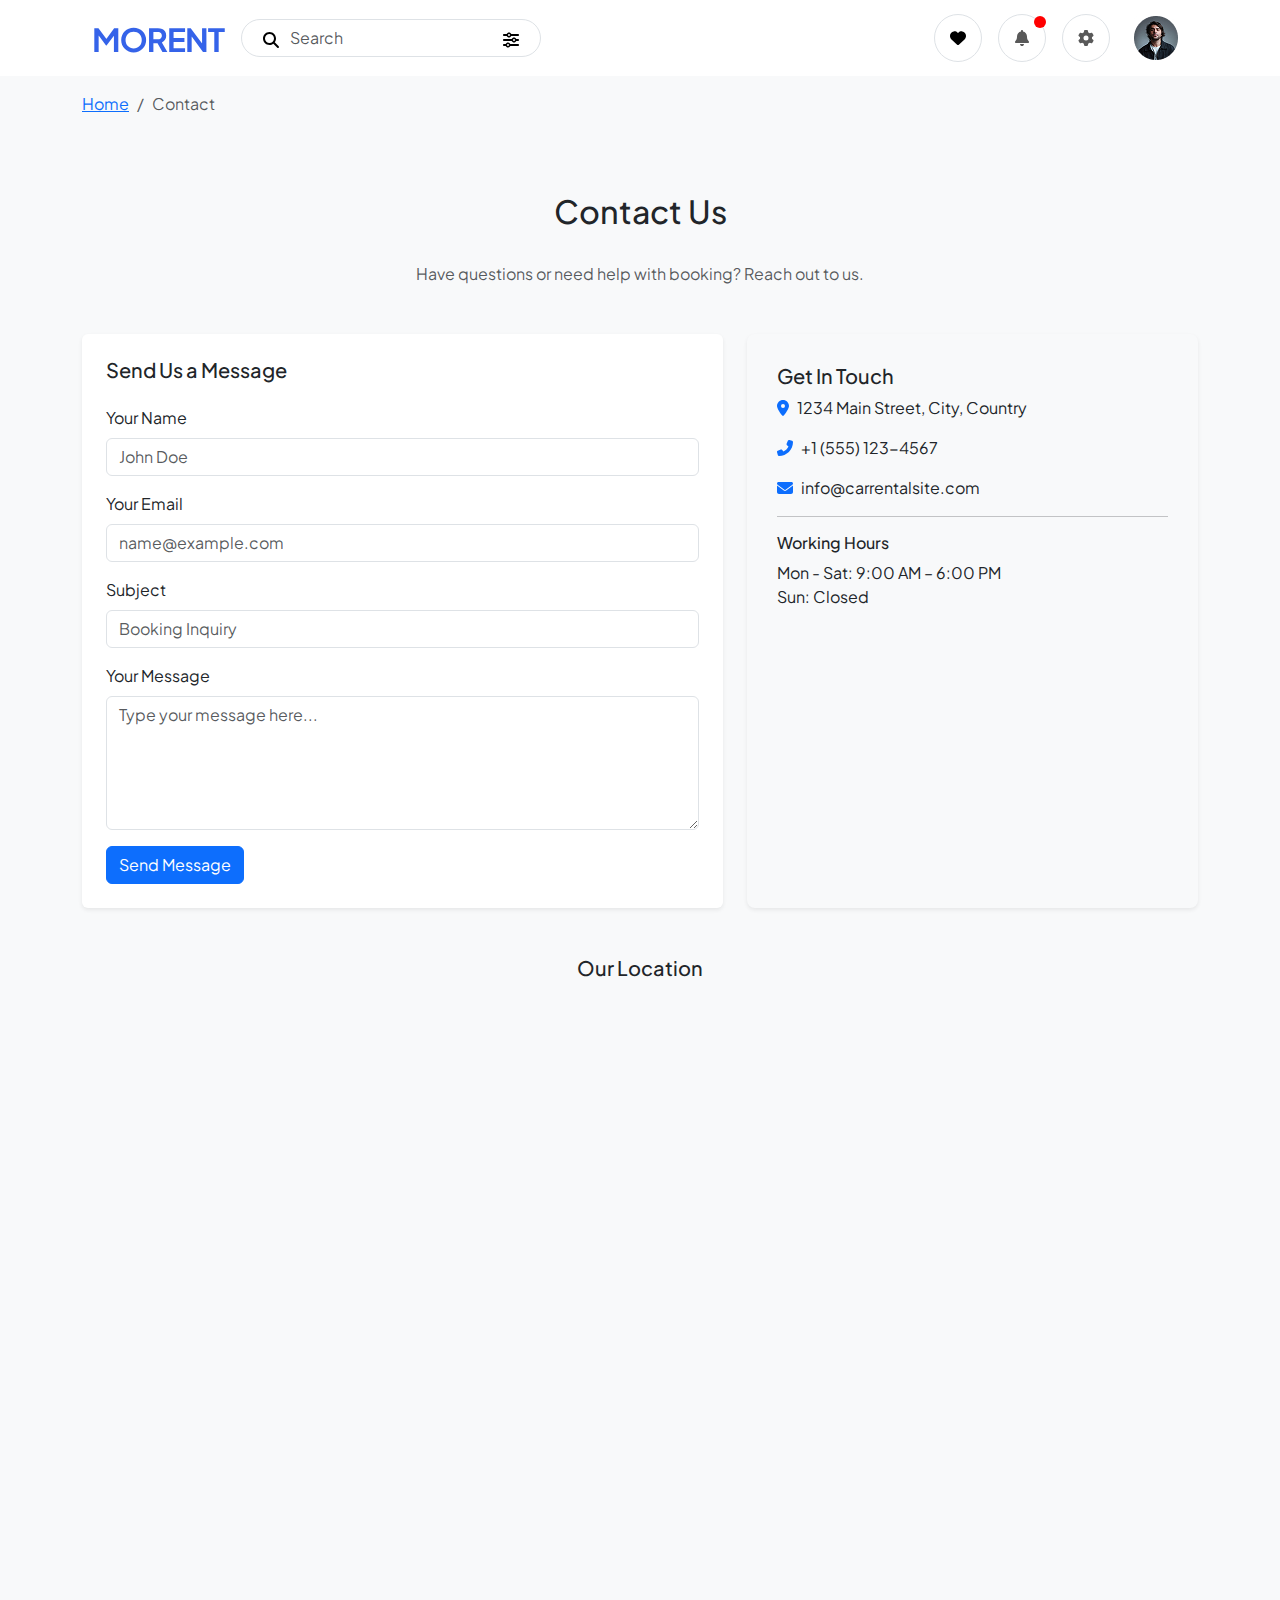
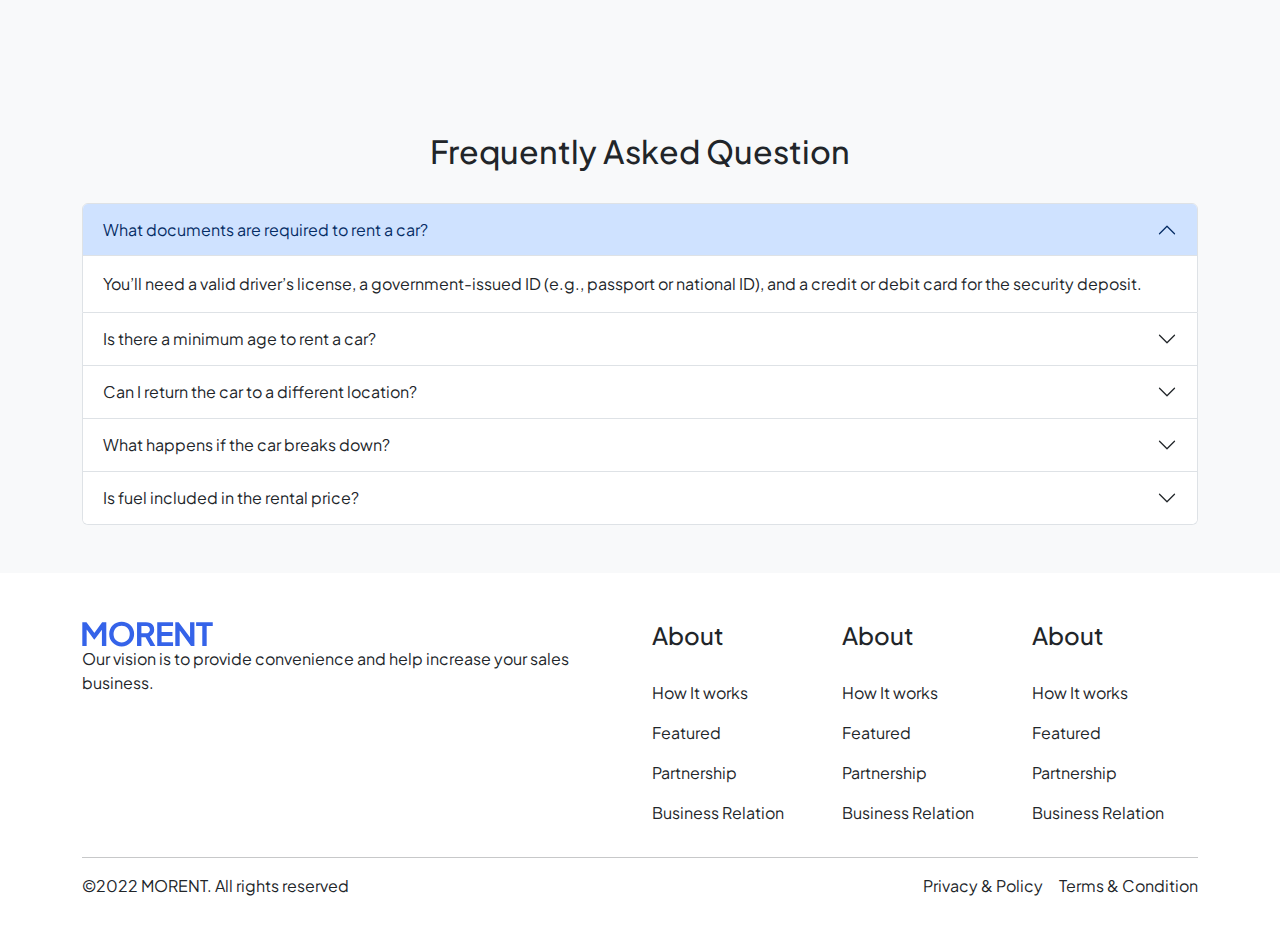
<file: contact.html>
<!doctype html>
<html lang="en">
  <head>
    <meta charset="utf-8">
    <meta name="viewport" content="width=device-width, initial-scale=1">
    <title>Car Rent</title>
    <!-- Font - Google -Start -->
     <link rel="preconnect" href="https://fonts.googleapis.com">
    <link rel="preconnect" href="https://fonts.gstatic.com" crossorigin>
    <link href="https://fonts.googleapis.com/css2?family=Plus+Jakarta+Sans:ital,wght@0,200..800;1,200..800&display=swap" rel="stylesheet">
    <!-- Bootstrap -->
    <link href="css/bootstrap.min.css" rel="stylesheet">
    <!-- Theme Style -->
    <link rel="stylesheet" href="css/style.css">
  </head>
  <body class="bg-light">
    <!--- Main -->
    <main>
        <header class="bg-white">
            <div class="container">
                <!-- Navbar -->
                 <nav class="navbar navbar-expand-lg">
                    <div class="container-fluid">
                        <a class="navbar-brand" href="index.html">
                            <!-- Logo -->
                             
<svg width="131" height="26" viewBox="0 0 131 26" fill="none" xmlns="http://www.w3.org/2000/svg">
<path d="M0.304 25V1.16H4.464L13.392 13.288H11.408L20.144 1.16H24.304V25H19.92V6.12L21.616 6.536L12.56 18.6H12.048L3.216 6.536L4.656 6.12V25H0.304ZM39.6505 25.384C37.9012 25.384 36.2692 25.0747 34.7545 24.456C33.2398 23.8373 31.9172 22.9733 30.7865 21.864C29.6558 20.7547 28.7705 19.4533 28.1305 17.96C27.5118 16.4453 27.2025 14.8133 27.2025 13.064C27.2025 11.2933 27.5118 9.66133 28.1305 8.168C28.7492 6.67467 29.6238 5.37333 30.7545 4.264C31.8852 3.15467 33.2078 2.30133 34.7225 1.704C36.2372 1.08533 37.8798 0.775999 39.6505 0.775999C41.4212 0.775999 43.0638 1.08533 44.5785 1.704C46.0932 2.32266 47.4158 3.18667 48.5465 4.296C49.6772 5.384 50.5518 6.67467 51.1705 8.168C51.8105 9.66133 52.1305 11.2933 52.1305 13.064C52.1305 14.8133 51.8105 16.4453 51.1705 17.96C50.5305 19.4533 49.6452 20.7547 48.5145 21.864C47.3838 22.9733 46.0612 23.8373 44.5465 24.456C43.0532 25.0747 41.4212 25.384 39.6505 25.384ZM39.6505 21.416C40.8238 21.416 41.9012 21.2133 42.8825 20.808C43.8638 20.3813 44.7172 19.7947 45.4425 19.048C46.1892 18.3013 46.7545 17.416 47.1385 16.392C47.5438 15.368 47.7465 14.2587 47.7465 13.064C47.7465 11.8693 47.5438 10.7707 47.1385 9.768C46.7545 8.744 46.1892 7.85867 45.4425 7.112C44.7172 6.344 43.8638 5.75733 42.8825 5.352C41.9012 4.94667 40.8238 4.744 39.6505 4.744C38.4985 4.744 37.4318 4.94667 36.4505 5.352C35.4692 5.75733 34.6052 6.344 33.8585 7.112C33.1332 7.85867 32.5678 8.744 32.1625 9.768C31.7572 10.7707 31.5545 11.8693 31.5545 13.064C31.5545 14.2587 31.7572 15.368 32.1625 16.392C32.5678 17.416 33.1332 18.3013 33.8585 19.048C34.6052 19.7947 35.4692 20.3813 36.4505 20.808C37.4318 21.2133 38.4985 21.416 39.6505 21.416ZM55.0403 25V1.16H63.9043C65.5256 1.16 66.9549 1.45867 68.1923 2.056C69.4509 2.632 70.4323 3.48533 71.1363 4.616C71.8403 5.72533 72.1923 7.08 72.1923 8.68C72.1923 10.3227 71.7976 11.72 71.0083 12.872C70.2403 14.024 69.1949 14.8773 67.8723 15.432L73.3443 25H68.4163L62.5603 14.536L65.3763 16.2H59.3923V25H55.0403ZM59.3923 12.36H63.9683C64.7576 12.36 65.4403 12.2107 66.0163 11.912C66.5923 11.592 67.0403 11.1547 67.3603 10.6C67.6803 10.0453 67.8403 9.40533 67.8403 8.68C67.8403 7.93333 67.6803 7.29333 67.3603 6.76C67.0403 6.20533 66.5923 5.77867 66.0163 5.48C65.4403 5.16 64.7576 5 63.9683 5H59.3923V12.36ZM75.2365 25V1.16H91.0765V5H79.5885V11.112H90.4365V14.952H79.5885V21.16H91.0765V25H75.2365ZM93.3078 25V1.16H96.6998L109.82 18.824L108.06 19.176V1.16H112.412V25H108.988L96.0598 7.208L97.6598 6.856V25H93.3078ZM120.29 25V5H114.114V1.16H130.754V5H124.674V25H120.29Z" fill="#3563E9"/>
</svg>
                             <!-- /Logo -->
                        </a>
                        <button class="navbar-toggler" type="button" data-bs-toggle="collapse" data-bs-target="#navbarSupportedContent" aria-controls="navbarSupportedContent" aria-expanded="false" aria-label="Toggle navigation">
                        <span class="navbar-toggler-icon"></span>
                        </button>
                        <!-- Search Bar -->
                        <form class="d-flex position-relative search" role="search">
                            <button class="position-absolute btn-icon-search" type="submit">
                                <i class="fa-solid fa-magnifying-glass"></i>
                            </button>
                            <input class="form-control" type="search" placeholder="Search" aria-label="Search"/>
                            <button class="position-absolute btn-more-filters">
                                <i class="fa-solid fa-sliders"></i>
                            </button>
                        </form>
                        <!-- /Search Bar -->
                        <div class="collapse navbar-collapse" id="navbarSupportedContent">
                        <ul class="navbar-nav ms-auto mb-2 mb-lg-0">
                            <!-- Wistlist Start -->
                            <li class="nav-item">
                            <a class="nav-link border active" aria-current="page" href="#">
                                <i class="fa-solid fa-heart"></i>
                            </a>
                            </li>
                            <!-- Wishlist End -->
                            <!-- Notifications Start -->
                            <li class="nav-item li-notification">
                            <a class="nav-link border" href="#">
                                <i class="fa-solid fa-bell"></i>
                                <div class="dot">
                                    <i class="icon fa-solid fa-circle"></i>
                                </div>
                            </a>
                            </li>
                            <!-- Notification End -->
                             <!-- Setting Start -->
                            <li class="nav-item">
                            <a class="nav-link border" href="#">
                                <i class="fa-solid fa-gear"></i>
                            </a>
                            </li>
                            <!-- Setting End -->
                             <!-- User Image Start -->
                            <li class="nav-item">
          <a class="nav-link dropdown-toggle" href="#" role="button" data-bs-toggle="dropdown" aria-expanded="false">
                                <img src="images/user-image.jpg" alt="">
                                
                            </a>
                            <ul class="dropdown-menu ">
                                <li><a class="dropdown-item" href="#">Account</a></li>
                                <li><a class="dropdown-item" href="#">Payment</a></li>
                                <li><hr class="dropdown-divider"></li>
                                <li><a class="dropdown-item" href="#">Domain</a></li>
                            </ul>
                            </li>
                            <!-- User Image End -->
                        </ul>
                        </div>
                    </div>
                </nav>
                 <!-- /Navbar -->
            </div>
        </header>
        <!-- Breadcrumb -->
        <div class="container pt-3">

        <nav aria-label="breadcrumb">
        <ol class="breadcrumb">
            <li class="breadcrumb-item"><a href="#">Home</a></li>
            <li class="breadcrumb-item active" aria-current="page">Contact</li>
        </ol>
        </nav>
        </div>
        <!-- /Breadcrumb -->
        <!-- Section - COntact Form -->
  <style>
    .contact-section {
      padding: 60px 0;
    }
    .contact-info {
      background-color: #f8f9fa;
      padding: 30px;
      border-radius: 8px;
    }
    .form-control:focus {
      box-shadow: none;
      border-color: #0d6efd;
    }
  </style>

<!-- Contact Section -->
<section class="contact-section">
  <div class="container">
    <div class="text-center mb-5">
      <h2>Contact Us</h2>
      <p class="text-muted">Have questions or need help with booking? Reach out to us.</p>
    </div>

    <div class="row g-4">
      <!-- Contact Form -->
      <div class="col-md-7">
        <div class="card shadow-sm border-0">
          <div class="card-body p-4">
            <h5 class="mb-4">Send Us a Message</h5>
            <form>
              <div class="mb-3">
                <label for="name" class="form-label">Your Name</label>
                <input type="text" class="form-control" id="name" placeholder="John Doe" required>
              </div>
              <div class="mb-3">
                <label for="email" class="form-label">Your Email</label>
                <input type="email" class="form-control" id="email" placeholder="name@example.com" required>
              </div>
              <div class="mb-3">
                <label for="subject" class="form-label">Subject</label>
                <input type="text" class="form-control" id="subject" placeholder="Booking Inquiry">
              </div>
              <div class="mb-3">
                <label for="message" class="form-label">Your Message</label>
                <textarea class="form-control" id="message" rows="5" placeholder="Type your message here..." required></textarea>
              </div>
              <button type="submit" class="btn btn-primary">Send Message</button>
            </form>
          </div>
        </div>
      </div>

      <!-- Contact Info -->
      <div class="col-md-5">
        <div class="contact-info shadow-sm h-100">
          <h5>Get In Touch</h5>
          <p><i class="fa fa-map-marker-alt me-2 text-primary"></i>1234 Main Street, City, Country</p>
          <p><i class="fa fa-phone-alt me-2 text-primary"></i>+1 (555) 123-4567</p>
          <p><i class="fa fa-envelope me-2 text-primary"></i>info@carrentalsite.com</p>
          <hr>
          <h6>Working Hours</h6>
          <p>Mon - Sat: 9:00 AM – 6:00 PM<br>Sun: Closed</p>
        </div>
      </div>
    </div>

    <!-- Google Maps (Optional) -->
    <div class="mt-5">
      <h5 class="text-center mb-3">Our Location</h5>
      <div class="ratio ratio-16x9">
        <iframe src="https://www.google.com/maps/embed?pb=!1m18!1m12!1m3!1d3401.374569460793!2d74.29062467463511!3d31.513870747464967!2m3!1f0!2f0!3f0!3m2!1i1024!2i768!4f13.1!3m3!1m2!1s0x3919030aad757d1f%3A0xc81c27c4ae8ccbbc!2sNexskill%20-%20Iqbal%20Town%20Branch%20Lahore!5e0!3m2!1sen!2s!4v1748264200611!5m2!1sen!2s" height="450" style="border:0;" allowfullscreen="" loading="lazy" referrerpolicy="no-referrer-when-downgrade"></iframe>
      </div>
    </div>
  </div>
</section>

        <!-- /Section - COntact Form --> 
        <!-- Section - FAQ -->
        <section class="faq py-5">
            <div class="container">
                <h2 class="text-center">Frequently Asked Question</h2>
                <div class="accordion" id="faqAccordion">

                    <!-- FAQ Item 1 -->
                    <div class="accordion-item">
                    <h2 class="accordion-header" id="faqHeading1">
                        <button class="accordion-button" type="button" data-bs-toggle="collapse" data-bs-target="#faqCollapse1" aria-expanded="true" aria-controls="faqCollapse1">
                        What documents are required to rent a car?
                        </button>
                    </h2>
                    <div id="faqCollapse1" class="accordion-collapse collapse show" aria-labelledby="faqHeading1" data-bs-parent="#faqAccordion">
                        <div class="accordion-body">
                        You’ll need a valid driver’s license, a government-issued ID (e.g., passport or national ID), and a credit or debit card for the security deposit.
                        </div>
                    </div>
                    </div>

                    <!-- FAQ Item 2 -->
                    <div class="accordion-item">
                    <h2 class="accordion-header" id="faqHeading2">
                        <button class="accordion-button collapsed" type="button" data-bs-toggle="collapse" data-bs-target="#faqCollapse2" aria-expanded="false" aria-controls="faqCollapse2">
                        Is there a minimum age to rent a car?
                        </button>
                    </h2>
                    <div id="faqCollapse2" class="accordion-collapse collapse" aria-labelledby="faqHeading2" data-bs-parent="#faqAccordion">
                        <div class="accordion-body">
                        Yes, the minimum age is usually 21 years. However, it may vary depending on the vehicle category and local laws.
                        </div>
                    </div>
                    </div>

                    <!-- FAQ Item 3 -->
                    <div class="accordion-item">
                    <h2 class="accordion-header" id="faqHeading3">
                        <button class="accordion-button collapsed" type="button" data-bs-toggle="collapse" data-bs-target="#faqCollapse3" aria-expanded="false" aria-controls="faqCollapse3">
                        Can I return the car to a different location?
                        </button>
                    </h2>
                    <div id="faqCollapse3" class="accordion-collapse collapse" aria-labelledby="faqHeading3" data-bs-parent="#faqAccordion">
                        <div class="accordion-body">
                        Yes, one-way rentals are available, but they may incur an additional fee depending on the distance and drop-off location.
                        </div>
                    </div>
                    </div>

                    <!-- FAQ Item 4 -->
                    <div class="accordion-item">
                    <h2 class="accordion-header" id="faqHeading4">
                        <button class="accordion-button collapsed" type="button" data-bs-toggle="collapse" data-bs-target="#faqCollapse4" aria-expanded="false" aria-controls="faqCollapse4">
                        What happens if the car breaks down?
                        </button>
                    </h2>
                    <div id="faqCollapse4" class="accordion-collapse collapse" aria-labelledby="faqHeading4" data-bs-parent="#faqAccordion">
                        <div class="accordion-body">
                        We provide 24/7 roadside assistance. If your car breaks down, contact us immediately and we’ll arrange help or a replacement vehicle.
                        </div>
                    </div>
                    </div>

                    <!-- FAQ Item 5 -->
                    <div class="accordion-item">
                    <h2 class="accordion-header" id="faqHeading5">
                        <button class="accordion-button collapsed" type="button" data-bs-toggle="collapse" data-bs-target="#faqCollapse5" aria-expanded="false" aria-controls="faqCollapse5">
                        Is fuel included in the rental price?
                        </button>
                    </h2>
                    <div id="faqCollapse5" class="accordion-collapse collapse" aria-labelledby="faqHeading5" data-bs-parent="#faqAccordion">
                        <div class="accordion-body">
                        No, fuel is not included. The vehicle is provided with a full tank and should be returned with a full tank to avoid refueling charges.
                        </div>
                    </div>
                    </div>

                </div>
            </div>
        </section>
        <!-- /Section - FAQ -->
           <!-- Footer -->
           <footer class="bg-white py-5">
            <div class="container">
                <div class="row">
                    <div class="col-lg-6">
                        <a class="navbar-brand" href="#">
                            <!-- Logo -->
                             
<svg width="131" height="26" viewBox="0 0 131 26" fill="none" xmlns="http://www.w3.org/2000/svg">
<path d="M0.304 25V1.16H4.464L13.392 13.288H11.408L20.144 1.16H24.304V25H19.92V6.12L21.616 6.536L12.56 18.6H12.048L3.216 6.536L4.656 6.12V25H0.304ZM39.6505 25.384C37.9012 25.384 36.2692 25.0747 34.7545 24.456C33.2398 23.8373 31.9172 22.9733 30.7865 21.864C29.6558 20.7547 28.7705 19.4533 28.1305 17.96C27.5118 16.4453 27.2025 14.8133 27.2025 13.064C27.2025 11.2933 27.5118 9.66133 28.1305 8.168C28.7492 6.67467 29.6238 5.37333 30.7545 4.264C31.8852 3.15467 33.2078 2.30133 34.7225 1.704C36.2372 1.08533 37.8798 0.775999 39.6505 0.775999C41.4212 0.775999 43.0638 1.08533 44.5785 1.704C46.0932 2.32266 47.4158 3.18667 48.5465 4.296C49.6772 5.384 50.5518 6.67467 51.1705 8.168C51.8105 9.66133 52.1305 11.2933 52.1305 13.064C52.1305 14.8133 51.8105 16.4453 51.1705 17.96C50.5305 19.4533 49.6452 20.7547 48.5145 21.864C47.3838 22.9733 46.0612 23.8373 44.5465 24.456C43.0532 25.0747 41.4212 25.384 39.6505 25.384ZM39.6505 21.416C40.8238 21.416 41.9012 21.2133 42.8825 20.808C43.8638 20.3813 44.7172 19.7947 45.4425 19.048C46.1892 18.3013 46.7545 17.416 47.1385 16.392C47.5438 15.368 47.7465 14.2587 47.7465 13.064C47.7465 11.8693 47.5438 10.7707 47.1385 9.768C46.7545 8.744 46.1892 7.85867 45.4425 7.112C44.7172 6.344 43.8638 5.75733 42.8825 5.352C41.9012 4.94667 40.8238 4.744 39.6505 4.744C38.4985 4.744 37.4318 4.94667 36.4505 5.352C35.4692 5.75733 34.6052 6.344 33.8585 7.112C33.1332 7.85867 32.5678 8.744 32.1625 9.768C31.7572 10.7707 31.5545 11.8693 31.5545 13.064C31.5545 14.2587 31.7572 15.368 32.1625 16.392C32.5678 17.416 33.1332 18.3013 33.8585 19.048C34.6052 19.7947 35.4692 20.3813 36.4505 20.808C37.4318 21.2133 38.4985 21.416 39.6505 21.416ZM55.0403 25V1.16H63.9043C65.5256 1.16 66.9549 1.45867 68.1923 2.056C69.4509 2.632 70.4323 3.48533 71.1363 4.616C71.8403 5.72533 72.1923 7.08 72.1923 8.68C72.1923 10.3227 71.7976 11.72 71.0083 12.872C70.2403 14.024 69.1949 14.8773 67.8723 15.432L73.3443 25H68.4163L62.5603 14.536L65.3763 16.2H59.3923V25H55.0403ZM59.3923 12.36H63.9683C64.7576 12.36 65.4403 12.2107 66.0163 11.912C66.5923 11.592 67.0403 11.1547 67.3603 10.6C67.6803 10.0453 67.8403 9.40533 67.8403 8.68C67.8403 7.93333 67.6803 7.29333 67.3603 6.76C67.0403 6.20533 66.5923 5.77867 66.0163 5.48C65.4403 5.16 64.7576 5 63.9683 5H59.3923V12.36ZM75.2365 25V1.16H91.0765V5H79.5885V11.112H90.4365V14.952H79.5885V21.16H91.0765V25H75.2365ZM93.3078 25V1.16H96.6998L109.82 18.824L108.06 19.176V1.16H112.412V25H108.988L96.0598 7.208L97.6598 6.856V25H93.3078ZM120.29 25V5H114.114V1.16H130.754V5H124.674V25H120.29Z" fill="#3563E9"/>
</svg>
                             <!-- /Logo -->
                        </a>
                        <div>
                            <p>Our vision is to provide convenience and help increase your sales business.</p>
                        </div>
                    </div>
                    <div class="col-lg-2">
                        <h2 class="fs-4">About</h2>
                        <ul class="list-unstyled d-flex flex-column gap-3">
                            <li><a href="" class="text-dark text-decoration-none">How It works</a></li>
                            <li><a href="" class="text-dark text-decoration-none">Featured</a></li>
                            <li><a href="" class="text-dark text-decoration-none">Partnership</a></li>
                            <li><a href="" class="text-dark text-decoration-none">Business Relation</a></li>
                        </ul>
                    </div>
                    <div class="col-lg-2">
                        <h2 class="fs-4">About</h2>
                        <ul class="list-unstyled d-flex flex-column gap-3">
                            <li><a href="" class="text-dark text-decoration-none">How It works</a></li>
                            <li><a href="" class="text-dark text-decoration-none">Featured</a></li>
                            <li><a href="" class="text-dark text-decoration-none">Partnership</a></li>
                            <li><a href="" class="text-dark text-decoration-none">Business Relation</a></li>
                        </ul>
                    </div>
                    <div class="col-lg-2">
                        <h2 class="fs-4">About</h2>
                        <ul class="list-unstyled d-flex flex-column gap-3">
                            <li><a href="" class="text-dark text-decoration-none">How It works</a></li>
                            <li><a href="" class="text-dark text-decoration-none">Featured</a></li>
                            <li><a href="" class="text-dark text-decoration-none">Partnership</a></li>
                            <li><a href="" class="text-dark text-decoration-none">Business Relation</a></li>
                        </ul>
                    </div>
                </div>
                <div class="row">
                    <div class="col-lg-12">
                        <hr>
                    </div>
                </div>
                <div class="row">
                    <div class="col-lg-6">
                        &copy;2022 MORENT. All rights reserved
                    </div>
                    <div class="col-lg-6 d-flex justify-content-end">
                        <div class="d-flex align-self-end gap-3">
                            <a href="" class="text-dark text-decoration-none">Privacy & Policy</a>
                            <a href="" class="text-dark text-decoration-none">Terms & Condition</a>
                        </div>
                    </div>
                </div>
            </div>
           </footer>
           <!-- /Footer -->
    </main>
    <!-- /Main -->
     <!-- Off Canvas Start -->
        <!-- <div class="offcanvas offcanvas-start" tabindex="-1" id="offcanvasExample" aria-labelledby="offcanvasExampleLabel">
    <div class="offcanvas-header">
        <h5 class="offcanvas-title" id="offcanvasExampleLabel">Offcanvas</h5>
        <button type="button" class="btn-close" data-bs-dismiss="offcanvas" aria-label="Close"></button>
    </div>
    <div class="offcanvas-body">
        <div>
        Some text as placeholder. In real life you can have the elements you have chosen. Like, text, images, lists, etc.
        </div>
        <div class="dropdown mt-3">
        <button class="btn btn-secondary dropdown-toggle" type="button" data-bs-toggle="dropdown">
            Dropdown button
        </button>
        <ul class="dropdown-menu">
            <li><a class="dropdown-item" href="#">Action</a></li>
            <li><a class="dropdown-item" href="#">Another action</a></li>
            <li><a class="dropdown-item" href="#">Something else here</a></li>
        </ul>
        </div>
    </div>
    </div> -->
      <!-- Off Canvas End -->
       <!-- Car Details Modal -->
        <div class="modal fade" id="carDetailsModal" tabindex="-1" aria-labelledby="carDetailsModalLabel" aria-hidden="true">
        <div class="modal-dialog modal-lg modal-dialog-centered">
            <div class="modal-content">
            
            <div class="modal-header">
                <h5 class="modal-title" id="carDetailsModalLabel">Koenigsegg - Full Details</h5>
                <button type="button" class="btn-close" data-bs-dismiss="modal" aria-label="Close"></button>
            </div>

            <div class="modal-body">
                <div class="row">
                <div class="col-md-6">
                    <img src="images/img-product.jpg" class="img-fluid rounded" alt="Koenigsegg">
                </div>
                <div class="col-md-6">
                    <h4 class="mb-3">Koenigsegg</h4>
                    <p><strong>Type:</strong> <span class="badge text-bg-secondary">Sport</span></p>
                    <p><strong>Fuel Capacity:</strong> 90L</p>
                    <p><strong>Transmission:</strong> Manual</p>
                    <p><strong>Seats:</strong> 2 People</p>
                    <p class="fw-bold fs-5">$99.00 <span class="fs-6 text-secondary">/ day</span></p>
                    <button class="btn btn-primary">Rent This Car</button>
                </div>
                </div>
            </div>

            </div>
        </div>
        </div>
        <!-- /Car Details Modal -->
    <script src="js/bootstrap.bundle.min.js"></script>
    <!-- FontAwesome JS -->
    <script src="js/all.min.js"></script>
    <!-- App.js -->
     <script src="js/app.js"></script>
  </body>
</html>
</file>
<file: css/style.css>
body {
    font-family: "Plus Jakarta Sans", sans-serif;
}



:root {
    --bs-light: #F6F7F9;
    --bs-secondary-rgb: 144, 163, 191;
}

h2 {
    margin-bottom: 2rem;
}


/* Header Start */

.navbar-nav {
    gap: 1rem;
    li.nav-item {
        display: flex;
        justify-content: center;
        align-items: center;
        a.border {
            border: 1px solid #C3D4E9;
            border-radius: 100px;
            width: 3rem;
            height: 3rem;
            display: flex;
            justify-content: center;
            align-items: center;
        }
    }
}

.dropdown-toggle::after {
    display: none;
}

.li-notification {
    position: relative;
    .dot {
        position: absolute;
        right: 0;
        top: 0;
        color: red;
        .icon {
            font-size: 0.75rem;
        }
    }
}

/* Header End */

/* Search CSS Start  */

.search {
    .form-control {
        border-radius: 100px;
        padding-left: 3rem;
        padding-right: 3rem;
        min-width: 30.75rem;
    }
    .btn-icon-search {
        left: 1rem;
        top: 0.5rem;
        background: none;
        border: 0;
    }
    .btn-more-filters {
        right: 1rem;
        top: 0.5rem;
        background: none;
        border: 0;
    }
}


/* Search CSS End */


/* Media Query- 40rem (640px) - Start */
@media (width >= 40rem) {
    .col-content {
        width: 100%;
        margin-bottom: 1rem;
    }

    .search {
        .form-control {
            min-width: 100%;
        }
    }
}

/* Media Query- 40rem (640px) - End */


/* Media Query- 26.5625rem (425px) - Start */
@media (width >= 26.5625rem) {
    .col-content {
        width: 100%;
        margin-bottom: 1rem;
    }

    .search {
        .form-control {
            min-width: 100%;
        }
    }
}

/* Media Query- 26.5625rem (640px) - End */


/* Media Query- 48rem (768px) - Start */
@media (width >= 48rem) {
    .col-content {
        width: 40%;
        margin-bottom: 1rem;
    }
}

/* Media Query- 48rem (768px) - End */


.card-product {
    .stretched-link, .stretched-link::after {
            display: none;
        }
        
    &:hover {
        .stretched-link, .stretched-link::after {
            display: block;
        }
        .stretched-link {
            display: flex;
            justify-content: center;
            align-items: center;
            position: absolute;
            left: 0;
            top: 0;
            right: 0;
            bottom: 0;
            background-color: rgba(0, 0, 0, 0.75);
            border-radius: 0.25rem;
        }
    }
}
</file>
